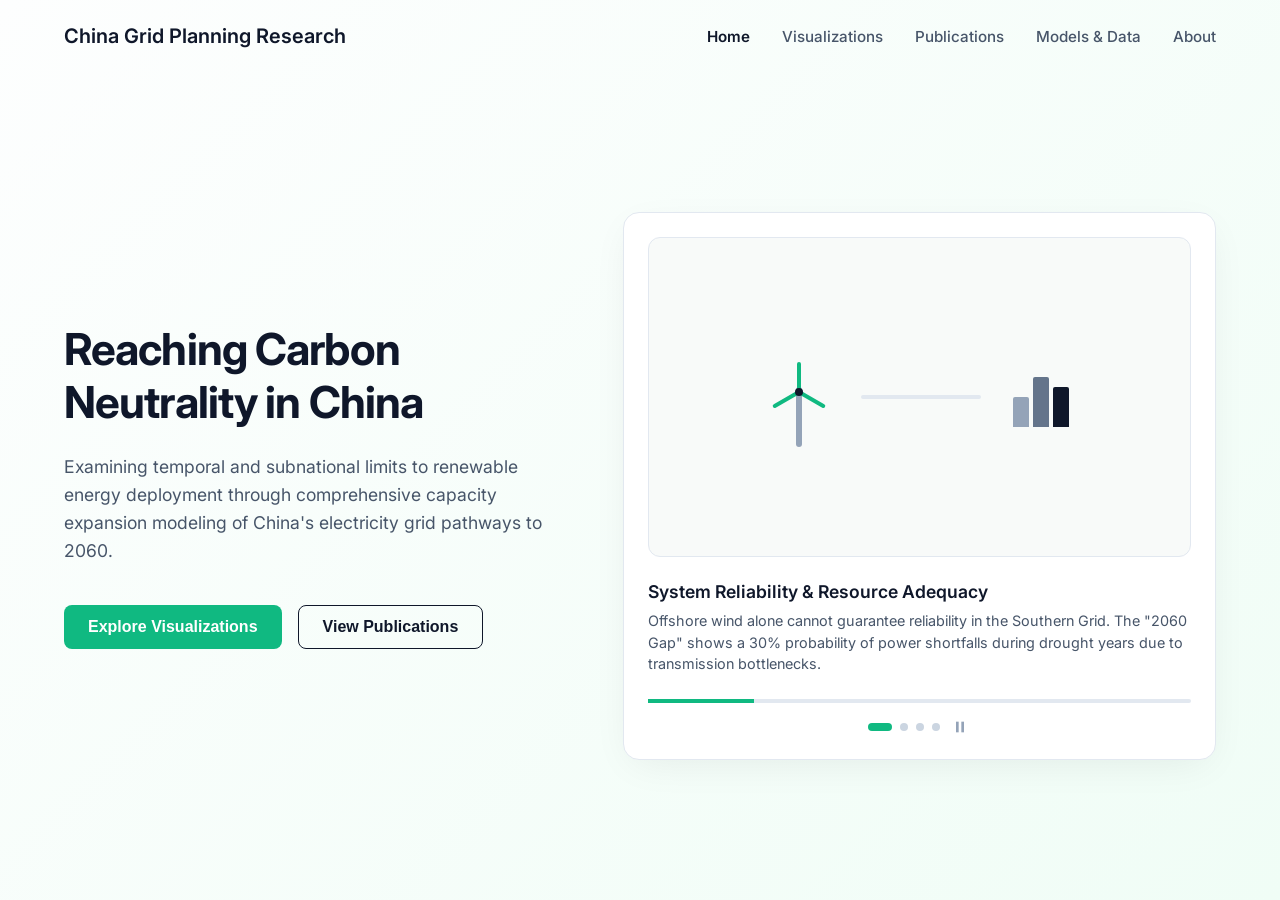
<file: index.html>
<!DOCTYPE html>
<html lang="en">

<head>
    <meta charset="UTF-8">
    <meta name="viewport" content="width=device-width, initial-scale=1.0">
    <title>China Grid Planning Research</title>
    <link rel="preconnect" href="https://fonts.googleapis.com">
    <link rel="preconnect" href="https://fonts.gstatic.com" crossorigin>
    <link href="https://fonts.googleapis.com/css2?family=Inter:wght@400;500;600;700&display=swap" rel="stylesheet">
    <link rel="stylesheet" href="styles.css">
</head>

<body>
    <header class="navbar">
        <div class="logo">China Grid Planning Research</div>
        <nav>
            <a href="#" class="active">Home</a>
            <a href="#">Visualizations</a>
            <a href="#">Publications</a>
            <a href="models-data.html">Models & Data</a>
            <a href="#">About</a>
        </nav>
    </header>

    <main class="hero">
        <div class="hero-content">
            <h1>Reaching Carbon Neutrality in China</h1>
            <p>Examining temporal and subnational limits to renewable energy deployment through comprehensive capacity
                expansion modeling of China's electricity grid pathways to 2060.</p>
            <div class="hero-buttons">
                <button class="btn-primary">Explore Visualizations</button>
                <button class="btn-secondary">View Publications</button>
            </div>
        </div>

        <div class="hero-visualization">
            <div class="viz-card">
                <div class="viz-carousel">

                    <!-- Scene 1: Reliability -->
                    <div class="viz-scene active" id="scene-0">
                        <div class="scene-layout s1-layout">
                            <!-- Wind Turbine Abstract -->
                            <div class="turbine">
                                <div class="turbine-base"></div>
                                <div class="blades-container">
                                    <div class="blade b-1"></div>
                                    <div class="blade b-2"></div>
                                    <div class="blade b-3"></div>
                                    <div class="hub"></div>
                                </div>
                            </div>
                            <!-- Power Flow with Interruption -->
                            <div class="power-line">
                                <div class="energy-packet e-1"></div>
                                <div class="energy-packet e-2 warning-packet"></div>
                                <div class="energy-packet e-3"></div>
                            </div>
                            <!-- City Node & Downfall -->
                            <div class="city-node">
                                <div class="building"></div>
                                <div class="building tall"></div>
                                <div class="building dark"></div>
                                <div class="alert-beacon"></div>
                            </div>
                        </div>
                    </div>

                    <!-- Scene 2: Targets -->
                    <div class="viz-scene" id="scene-1">
                        <div class="scene-layout s2-layout">
                            <!-- Massive Chart Growth -->
                            <div class="bar-group">
                                <div class="bar-track">
                                    <div class="bar-fill old-target"></div>
                                </div>
                                <div class="bar-track highlight">
                                    <div class="bar-fill new-target"></div>
                                </div>
                            </div>
                            <!-- Shift to generation share pie -->
                            <div class="pie-container">
                                <svg viewBox="0 0 36 36" class="circular-chart">
                                    <path class="circle-bg"
                                        d="M18 2.0845a 15.9155 15.9155 0 0 1 0 31.831a 15.9155 15.9155 0 0 1 0 -31.831" />
                                    <path class="circle-fill" stroke-dasharray="56, 100"
                                        d="M18 2.0845a 15.9155 15.9155 0 0 1 0 31.831a 15.9155 15.9155 0 0 1 0 -31.831" />
                                </svg>
                                <div class="pie-center"></div>
                            </div>
                        </div>
                    </div>

                    <!-- Scene 3: Temporal Bottleneck -->
                    <div class="viz-scene" id="scene-2">
                        <div class="scene-layout s3-layout">
                            <!-- Pressure Timeline -->
                            <div class="timeline-nodes">
                                <div class="t-node past"></div>
                                <div class="t-node past"></div>
                                <div class="t-node past"></div>
                                <div class="t-node critical">
                                    <div class="pressure-pulse p1"></div>
                                    <div class="pressure-pulse p2"></div>
                                </div>
                            </div>
                            <!-- Abstract Clock/Hourglass constraint -->
                            <div class="hourglass-abstract">
                                <div class="glass-top">
                                    <div class="sand-draining"></div>
                                </div>
                                <div class="glass-neck"></div>
                                <div class="glass-bottom">
                                    <div class="sand-filling"></div>
                                </div>
                            </div>
                        </div>
                    </div>

                    <!-- Scene 4: Geographic Constraints -->
                    <div class="viz-scene" id="scene-3">
                        <div class="scene-layout s4-layout">
                            <div class="s4-map-container">
                                <!-- Central Hub -->
                                <div class="load-hub">
                                    <div class="hub-core"></div>
                                    <div class="hub-radius r-1"></div>
                                    <div class="hub-radius r-2"></div>
                                </div>
                                                                <!-- China Map Outline Mask -->
                                <svg class="china-map-outline" viewBox="0 0 400 300" preserveAspectRatio="none">
                                    <path class="china-map-path" d="M 148.9 91.4 L 148.9 91.8 L 146.1 93.7 L 146.6 95.2 L 147.8 95.9 L 146.1 98.5 L 141.5 101.1 L 140.9 99.6 L 136.9 102.2 L 133.5 105.6 L 132.4 108.9 L 127.2 109.3 L 124.4 117.8 L 122.7 120.4 L 122.7 122.3 L 122.7 123.0 L 108.4 127.5 L 109.6 129.7 L 111.3 129.0 L 110.7 133.1 L 114.1 136.4 L 115.8 139.4 L 111.8 142.0 L 112.4 143.5 L 114.1 144.2 L 114.1 148.0 L 113.0 148.3 L 107.3 146.5 L 106.7 148.0 L 105.6 148.0 L 102.1 146.1 L 99.3 145.7 L 98.1 144.6 L 90.2 145.0 L 82.7 147.2 L 82.2 149.8 L 78.7 151.3 L 75.3 150.9 L 69.6 153.9 L 62.8 153.5 L 61.1 151.3 L 58.2 150.9 L 55.3 154.3 L 53.1 155.0 L 45.1 153.5 L 43.9 154.6 L 44.5 155.8 L 43.9 155.4 L 41.7 158.7 L 41.1 161.3 L 36.5 161.7 L 35.9 162.8 L 30.8 159.5 L 29.7 155.0 L 29.7 152.8 L 25.7 153.2 L 21.7 151.7 L 20.0 149.8 L 17.7 150.2 L 16.0 148.3 L 16.5 144.6 L 15.4 142.8 L 13.1 142.4 L 12.6 140.5 L 10.3 140.1 L 9.1 140.9 L 8.6 139.8 L 6.8 139.4 L 6.8 138.3 L 9.1 138.3 L 10.8 136.4 L 9.1 135.3 L 9.7 133.8 L 9.1 127.9 L 5.7 126.0 L 4.6 126.0 L 4.0 127.1 L 2.3 126.8 L 1.7 124.5 L 2.3 123.4 L 0.0 120.1 L 2.9 119.0 L 2.9 117.5 L 2.3 116.7 L 3.4 114.5 L 9.1 111.9 L 8.6 110.4 L 11.4 111.2 L 13.7 109.3 L 14.8 112.3 L 18.8 111.5 L 22.3 106.3 L 26.8 106.3 L 30.2 104.5 L 30.2 103.0 L 43.4 97.4 L 43.9 95.5 L 43.4 92.6 L 43.9 90.7 L 45.6 90.3 L 45.1 88.8 L 47.4 87.7 L 45.1 79.6 L 45.1 75.8 L 42.2 74.0 L 42.2 72.9 L 53.6 69.1 L 55.9 70.6 L 58.8 70.6 L 57.1 66.9 L 62.2 53.5 L 66.2 55.4 L 73.0 55.4 L 74.2 56.5 L 78.2 55.0 L 79.3 53.2 L 78.2 46.1 L 79.9 43.5 L 85.0 42.4 L 86.7 40.1 L 86.2 39.0 L 86.7 37.5 L 93.0 37.2 L 93.6 38.7 L 92.4 39.4 L 94.7 40.9 L 94.2 42.0 L 97.6 43.9 L 98.7 45.7 L 101.6 47.2 L 104.4 46.8 L 105.6 48.3 L 107.8 48.3 L 109.6 49.8 L 110.7 53.5 L 113.0 55.8 L 114.1 59.1 L 113.0 61.3 L 114.1 63.9 L 111.8 66.2 L 111.8 68.0 L 113.0 70.6 L 117.5 71.7 L 130.1 72.9 L 138.1 78.1 L 142.1 78.4 L 142.1 80.7 L 143.2 81.8 L 145.5 87.4 L 148.4 90.0 L 148.9 91.4 Z M 35.9 162.8 L 36.5 161.7 L 41.1 161.3 L 41.7 158.7 L 43.9 155.4 L 44.5 155.8 L 43.9 154.6 L 45.1 153.5 L 53.1 155.0 L 55.3 154.3 L 58.2 150.9 L 61.1 151.3 L 62.8 153.5 L 69.6 153.9 L 75.3 150.9 L 78.7 151.3 L 82.2 149.8 L 82.7 147.2 L 90.2 145.0 L 98.1 144.6 L 99.3 145.7 L 102.1 146.1 L 105.6 148.0 L 103.3 148.3 L 103.9 149.4 L 105.6 150.6 L 105.6 153.5 L 103.9 153.9 L 103.9 155.0 L 104.4 158.0 L 106.1 158.4 L 105.6 159.9 L 106.1 162.5 L 105.0 165.4 L 107.8 169.9 L 111.8 172.9 L 116.4 172.9 L 119.8 175.5 L 121.5 175.5 L 122.1 176.2 L 126.7 176.2 L 130.1 178.4 L 131.8 177.7 L 134.1 178.8 L 137.5 177.3 L 140.9 178.8 L 139.8 179.9 L 140.9 179.6 L 141.5 180.7 L 142.1 181.0 L 142.1 182.5 L 142.7 184.0 L 144.9 185.1 L 146.1 184.0 L 147.2 185.9 L 147.8 182.9 L 149.5 184.8 L 151.8 185.1 L 151.2 182.5 L 154.6 181.8 L 155.2 177.7 L 157.5 178.1 L 160.3 179.6 L 162.1 183.6 L 164.9 187.4 L 163.2 189.2 L 165.5 192.9 L 166.6 205.6 L 165.5 206.7 L 165.5 209.3 L 164.3 208.9 L 164.3 207.8 L 163.8 208.6 L 163.2 211.9 L 164.3 213.4 L 163.8 214.5 L 161.5 215.2 L 160.9 213.0 L 160.3 215.2 L 156.3 211.9 L 154.6 215.6 L 155.2 217.1 L 152.9 218.6 L 149.5 215.2 L 144.4 214.1 L 142.1 215.2 L 141.5 216.7 L 134.7 220.1 L 132.4 224.5 L 130.7 225.3 L 121.0 226.0 L 120.4 220.8 L 117.5 220.1 L 117.5 217.1 L 116.4 216.0 L 114.1 217.5 L 111.8 215.6 L 106.1 214.5 L 105.0 214.9 L 101.6 219.7 L 101.6 221.9 L 101.0 223.0 L 99.3 221.2 L 99.9 216.4 L 98.7 215.2 L 95.3 217.1 L 93.6 216.7 L 92.4 217.8 L 88.4 217.8 L 86.2 215.2 L 85.0 215.2 L 84.5 217.1 L 82.2 215.2 L 81.6 217.1 L 79.3 213.4 L 78.7 214.1 L 75.9 213.4 L 75.9 210.8 L 74.2 211.5 L 71.3 210.0 L 70.2 208.9 L 69.6 205.9 L 69.0 205.6 L 65.6 206.3 L 63.3 203.0 L 56.5 198.9 L 55.9 196.7 L 51.4 196.3 L 50.2 199.3 L 49.1 197.4 L 42.8 194.4 L 40.5 191.4 L 35.9 190.3 L 34.2 188.1 L 34.8 185.9 L 33.7 184.0 L 34.2 183.3 L 32.5 181.4 L 32.0 178.1 L 34.2 176.6 L 35.4 179.6 L 37.7 177.7 L 36.5 172.5 L 33.7 168.4 L 33.7 164.7 L 35.4 164.3 L 35.9 162.8 Z M 154.1 91.1 L 168.9 92.9 L 177.5 92.2 L 183.7 93.7 L 185.4 95.9 L 190.0 96.7 L 194.0 98.9 L 197.4 99.6 L 201.4 98.9 L 201.4 100.7 L 204.9 101.5 L 209.4 98.5 L 220.3 94.1 L 233.4 94.1 L 239.7 91.4 L 243.7 86.6 L 249.9 83.6 L 249.9 82.5 L 246.5 77.7 L 248.8 72.5 L 249.9 71.7 L 260.8 74.7 L 264.2 72.9 L 266.5 69.1 L 273.9 68.8 L 277.3 66.5 L 277.9 64.3 L 279.6 61.7 L 284.7 61.0 L 285.3 59.1 L 287.6 59.5 L 291.0 57.6 L 293.9 58.0 L 295.0 57.6 L 296.1 58.4 L 300.1 58.7 L 301.9 58.0 L 300.1 53.9 L 292.2 47.2 L 288.2 46.8 L 284.7 49.8 L 281.3 48.0 L 277.3 48.3 L 275.6 49.8 L 273.3 48.0 L 272.8 45.7 L 275.0 45.0 L 275.0 42.4 L 280.7 31.6 L 287.6 34.2 L 292.7 30.9 L 297.3 29.4 L 297.9 27.5 L 296.7 27.1 L 299.0 23.8 L 299.0 22.7 L 300.1 21.2 L 303.0 16.0 L 306.4 13.8 L 307.0 12.3 L 307.0 11.2 L 305.8 10.4 L 306.4 8.9 L 304.7 7.8 L 302.4 8.2 L 302.4 7.1 L 307.6 2.6 L 311.6 1.9 L 313.8 4.5 L 309.8 8.5 L 312.7 9.7 L 313.3 10.8 L 315.0 10.8 L 316.1 8.9 L 319.5 11.2 L 319.0 12.6 L 321.3 19.0 L 323.5 19.7 L 325.8 18.6 L 330.4 19.3 L 331.5 18.6 L 333.8 18.6 L 335.0 16.4 L 336.7 16.4 L 341.2 21.6 L 339.5 23.8 L 339.5 25.7 L 336.7 29.0 L 335.5 31.6 L 336.1 37.2 L 333.2 37.5 L 331.0 46.1 L 329.8 42.8 L 317.8 52.4 L 321.8 58.0 L 324.1 56.5 L 324.1 55.8 L 324.7 55.8 L 325.2 56.9 L 325.2 56.5 L 325.2 58.4 L 321.8 59.1 L 323.0 62.1 L 320.1 63.9 L 319.5 66.5 L 317.8 65.1 L 316.7 65.8 L 313.8 63.9 L 313.3 66.2 L 314.4 66.5 L 316.7 70.3 L 315.5 73.6 L 317.3 78.8 L 322.4 77.0 L 324.7 83.3 L 323.5 85.1 L 325.8 86.2 L 325.2 89.2 L 323.5 89.6 L 322.4 91.1 L 320.1 91.8 L 317.3 90.7 L 317.3 92.2 L 315.0 91.8 L 313.3 94.1 L 311.6 93.7 L 305.3 97.0 L 303.0 100.4 L 301.3 96.3 L 299.0 94.8 L 297.9 95.5 L 297.3 100.4 L 298.4 101.1 L 297.3 103.7 L 291.6 103.7 L 289.9 100.0 L 291.0 99.6 L 291.0 97.0 L 289.9 97.4 L 288.7 95.9 L 289.3 94.4 L 287.6 92.6 L 285.9 92.9 L 284.7 94.1 L 281.9 94.4 L 281.3 97.8 L 277.9 97.8 L 276.2 99.6 L 275.6 98.5 L 271.0 101.5 L 269.3 101.1 L 268.8 97.0 L 266.5 96.7 L 264.2 99.6 L 264.8 101.5 L 262.5 102.6 L 263.1 104.5 L 262.5 105.2 L 263.6 108.6 L 263.6 110.4 L 261.9 110.4 L 260.2 111.9 L 257.9 111.5 L 255.1 113.4 L 252.2 112.6 L 249.9 118.2 L 246.5 117.8 L 245.9 119.7 L 244.2 120.1 L 244.2 118.2 L 241.4 120.8 L 237.9 119.3 L 238.5 120.8 L 236.2 121.2 L 236.8 121.9 L 230.5 129.0 L 231.1 131.6 L 230.0 132.0 L 229.4 131.6 L 228.8 134.2 L 225.4 134.9 L 222.0 132.7 L 219.7 130.9 L 216.3 130.1 L 214.6 129.0 L 217.4 123.4 L 216.3 120.1 L 213.4 120.8 L 210.6 125.7 L 210.0 133.5 L 200.3 136.4 L 194.6 133.1 L 194.0 131.6 L 195.1 130.5 L 194.6 128.6 L 199.7 123.4 L 198.6 119.7 L 194.0 120.4 L 191.7 122.3 L 188.3 121.2 L 184.3 122.3 L 185.4 124.2 L 183.7 126.0 L 180.9 125.3 L 180.3 123.0 L 178.6 123.8 L 177.5 119.7 L 175.7 119.7 L 172.3 116.7 L 168.9 116.0 L 172.9 112.6 L 173.5 109.3 L 171.8 106.3 L 167.2 107.4 L 166.0 108.9 L 165.5 108.2 L 164.3 109.7 L 162.6 108.6 L 163.2 109.3 L 161.5 110.0 L 161.5 107.1 L 155.8 102.2 L 158.1 101.1 L 158.1 100.0 L 154.1 91.1 Z M 105.6 148.0 L 106.7 148.0 L 107.3 146.5 L 113.0 148.3 L 114.1 148.0 L 114.1 144.2 L 112.4 143.5 L 111.8 142.0 L 115.8 139.4 L 114.1 136.4 L 110.7 133.1 L 111.3 129.0 L 109.6 129.7 L 108.4 127.5 L 122.7 123.0 L 122.7 122.3 L 127.8 121.6 L 127.8 123.4 L 131.2 123.8 L 132.4 125.7 L 135.2 125.3 L 136.9 128.6 L 139.8 128.3 L 142.7 129.4 L 144.4 128.6 L 147.8 130.9 L 148.9 129.7 L 150.6 130.1 L 150.6 127.9 L 153.5 126.8 L 152.9 121.6 L 160.3 124.9 L 161.5 123.0 L 163.2 123.8 L 164.3 122.7 L 166.6 123.8 L 171.2 128.6 L 173.5 129.4 L 172.3 127.9 L 172.9 127.5 L 175.2 129.4 L 176.9 129.7 L 179.7 133.1 L 182.0 132.7 L 183.7 134.9 L 184.9 134.2 L 186.0 136.4 L 188.9 138.7 L 188.3 140.5 L 189.4 141.6 L 188.9 142.4 L 190.6 145.7 L 191.7 146.5 L 191.2 148.0 L 191.2 149.4 L 189.4 150.6 L 190.6 152.0 L 188.3 152.0 L 187.2 153.5 L 187.7 155.4 L 184.9 158.4 L 184.9 160.2 L 186.6 162.1 L 186.0 163.2 L 183.2 164.7 L 178.6 162.5 L 177.5 163.2 L 180.3 168.4 L 182.0 168.0 L 182.6 169.5 L 183.7 169.5 L 183.2 171.4 L 183.7 172.1 L 182.6 172.9 L 179.7 172.1 L 180.3 176.6 L 176.9 177.0 L 176.9 178.1 L 174.6 176.2 L 172.9 177.0 L 172.9 175.1 L 171.2 174.0 L 170.6 176.2 L 167.2 174.7 L 167.2 173.6 L 164.9 172.5 L 162.1 165.1 L 158.1 163.9 L 156.9 164.7 L 157.5 166.2 L 155.2 166.5 L 155.8 169.1 L 157.5 170.6 L 155.2 175.1 L 155.8 176.6 L 157.5 178.1 L 155.2 177.7 L 154.6 181.8 L 151.2 182.5 L 151.8 185.1 L 149.5 184.8 L 147.8 182.9 L 147.2 185.9 L 146.1 184.0 L 144.9 185.1 L 142.7 184.0 L 142.1 182.5 L 142.1 181.0 L 141.5 180.7 L 140.9 179.6 L 139.8 179.9 L 140.9 178.8 L 137.5 177.3 L 134.1 178.8 L 131.8 177.7 L 130.1 178.4 L 126.7 176.2 L 122.1 176.2 L 121.5 175.5 L 119.8 175.5 L 116.4 172.9 L 111.8 172.9 L 107.8 169.9 L 105.0 165.4 L 106.1 162.5 L 105.6 159.9 L 106.1 158.4 L 104.4 158.0 L 103.9 155.0 L 103.9 153.9 L 105.6 153.5 L 105.6 150.6 L 103.9 149.4 L 103.3 148.3 L 105.6 148.0 Z M 183.7 169.5 L 184.3 169.1 L 184.9 170.3 L 184.3 173.2 L 188.3 170.3 L 186.6 166.2 L 191.2 162.8 L 192.3 163.9 L 192.9 167.3 L 199.1 168.8 L 199.7 170.6 L 200.9 171.4 L 200.3 172.1 L 200.9 173.6 L 200.3 175.1 L 200.9 176.2 L 206.0 177.3 L 207.1 176.2 L 207.1 175.1 L 207.7 174.7 L 208.3 176.2 L 211.7 175.1 L 211.7 176.2 L 213.4 177.0 L 218.0 176.6 L 218.5 178.4 L 219.1 178.8 L 220.3 178.1 L 224.3 181.0 L 226.0 180.3 L 227.7 180.7 L 226.5 181.0 L 226.0 183.3 L 227.7 185.1 L 225.4 186.6 L 223.7 192.2 L 220.8 192.2 L 220.3 192.9 L 220.8 194.1 L 218.0 199.3 L 216.3 199.3 L 215.1 196.7 L 212.8 197.8 L 210.0 195.5 L 208.8 197.0 L 208.3 198.5 L 209.4 200.4 L 206.6 203.3 L 207.7 205.2 L 209.4 205.6 L 210.0 208.2 L 212.8 208.9 L 213.4 211.9 L 211.1 210.0 L 208.8 212.6 L 210.6 215.2 L 212.3 215.2 L 213.4 217.8 L 208.8 219.3 L 208.3 218.2 L 206.6 218.6 L 206.0 216.4 L 204.9 215.6 L 203.7 217.1 L 200.9 216.7 L 200.3 216.0 L 200.9 215.2 L 200.9 214.1 L 199.7 212.6 L 200.9 211.2 L 197.4 210.8 L 196.9 213.8 L 194.6 215.2 L 194.6 218.2 L 191.2 222.3 L 191.7 230.1 L 189.4 231.6 L 188.9 230.1 L 186.0 232.3 L 184.3 232.7 L 182.6 231.2 L 183.2 230.1 L 181.5 228.3 L 181.5 226.4 L 181.5 227.1 L 179.7 224.5 L 179.7 223.4 L 176.9 217.5 L 174.6 217.8 L 174.0 218.6 L 172.3 215.2 L 173.5 213.4 L 170.0 209.3 L 168.3 211.9 L 168.3 214.9 L 167.2 213.8 L 166.6 205.6 L 165.5 192.9 L 163.2 189.2 L 164.9 187.4 L 162.1 183.6 L 160.3 179.6 L 157.5 178.1 L 155.8 176.6 L 155.2 175.1 L 157.5 170.6 L 155.8 169.1 L 155.2 166.5 L 157.5 166.2 L 156.9 164.7 L 158.1 163.9 L 162.1 165.1 L 164.9 172.5 L 167.2 173.6 L 167.2 174.7 L 170.6 176.2 L 171.2 174.0 L 172.9 175.1 L 172.9 177.0 L 174.6 176.2 L 176.9 178.1 L 176.9 177.0 L 180.3 176.6 L 179.7 172.1 L 182.6 172.9 L 183.7 172.1 L 183.2 171.4 L 183.7 169.5 Z M 311.6 1.9 L 325.8 0.0 L 333.8 4.1 L 335.0 3.0 L 338.4 4.1 L 338.9 5.6 L 341.8 6.7 L 341.2 8.2 L 342.4 8.9 L 343.5 10.8 L 343.5 11.5 L 344.7 11.9 L 344.1 13.8 L 346.9 18.6 L 346.4 19.3 L 347.5 19.0 L 346.9 20.8 L 349.2 23.8 L 349.8 27.9 L 351.5 28.3 L 350.9 31.2 L 352.6 33.5 L 358.9 33.8 L 361.2 35.7 L 363.5 34.9 L 368.6 39.8 L 371.5 39.8 L 370.3 41.6 L 372.6 44.6 L 371.5 46.1 L 373.8 49.8 L 383.5 49.4 L 384.0 47.6 L 386.9 46.1 L 389.7 46.1 L 394.3 43.9 L 400.0 43.5 L 397.7 45.0 L 396.6 47.2 L 397.7 49.8 L 396.6 51.7 L 395.4 51.7 L 394.3 53.2 L 394.3 54.3 L 392.0 59.5 L 392.6 61.7 L 389.7 65.4 L 389.2 67.7 L 388.0 68.0 L 386.9 71.4 L 385.7 72.1 L 379.5 69.5 L 377.2 72.1 L 373.8 73.6 L 375.5 80.3 L 374.9 83.3 L 375.5 85.5 L 372.6 85.9 L 370.3 84.0 L 369.2 81.0 L 366.9 82.2 L 366.3 80.7 L 365.8 81.8 L 362.3 82.5 L 361.8 84.4 L 359.5 84.8 L 357.2 79.6 L 356.6 77.0 L 354.4 78.1 L 354.4 79.9 L 352.1 79.9 L 350.9 75.8 L 348.1 75.8 L 347.5 74.3 L 348.1 72.5 L 346.9 71.4 L 344.7 70.3 L 341.2 71.0 L 339.5 69.9 L 338.9 68.0 L 335.0 69.1 L 333.8 68.0 L 330.4 68.8 L 328.1 66.2 L 327.5 62.1 L 323.0 62.1 L 321.8 59.1 L 325.2 58.4 L 325.2 56.5 L 325.2 56.9 L 324.7 55.8 L 324.1 55.8 L 324.1 56.5 L 321.8 58.0 L 317.8 52.4 L 329.8 42.8 L 331.0 46.1 L 333.2 37.5 L 336.1 37.2 L 335.5 31.6 L 336.7 29.0 L 339.5 25.7 L 339.5 23.8 L 341.2 21.6 L 336.7 16.4 L 335.0 16.4 L 333.8 18.6 L 331.5 18.6 L 330.4 19.3 L 325.8 18.6 L 323.5 19.7 L 321.3 19.0 L 319.0 12.6 L 319.5 11.2 L 316.1 8.9 L 315.0 10.8 L 313.3 10.8 L 312.7 9.7 L 309.8 8.5 L 313.8 4.5 L 311.6 1.9 Z M 148.9 91.8 L 154.1 91.1 L 158.1 100.0 L 158.1 101.1 L 155.8 102.2 L 161.5 107.1 L 161.5 110.0 L 163.2 109.3 L 162.6 108.6 L 164.3 109.7 L 165.5 108.2 L 166.0 108.9 L 167.2 107.4 L 171.8 106.3 L 173.5 109.3 L 172.9 112.6 L 168.9 116.0 L 172.3 116.7 L 175.7 119.7 L 177.5 119.7 L 178.6 123.8 L 180.3 123.0 L 180.9 125.3 L 183.7 126.0 L 185.4 124.2 L 184.3 122.3 L 188.3 121.2 L 191.7 122.3 L 194.0 120.4 L 198.6 119.7 L 199.7 123.4 L 194.6 128.6 L 195.1 130.5 L 194.0 131.6 L 194.6 133.1 L 200.3 136.4 L 202.0 136.4 L 202.0 138.3 L 203.7 138.3 L 206.6 141.6 L 206.0 142.8 L 207.7 147.6 L 206.6 148.7 L 207.1 150.6 L 209.4 150.9 L 210.0 152.4 L 211.1 153.2 L 210.6 153.5 L 211.1 153.5 L 211.7 153.9 L 212.8 153.5 L 213.4 155.0 L 214.6 154.3 L 214.0 151.3 L 215.7 151.3 L 217.4 150.2 L 216.8 147.6 L 214.6 146.5 L 214.6 144.6 L 214.0 143.9 L 215.1 142.0 L 215.1 139.4 L 219.7 139.4 L 219.7 140.9 L 228.8 145.7 L 228.2 148.7 L 227.7 149.8 L 228.2 152.4 L 227.7 154.6 L 222.5 154.6 L 222.5 156.1 L 223.1 156.9 L 222.0 157.6 L 219.1 158.0 L 217.4 156.5 L 215.1 156.5 L 214.6 159.1 L 213.4 160.6 L 215.7 162.8 L 214.6 163.2 L 215.1 164.3 L 214.0 166.2 L 214.6 169.5 L 211.1 168.8 L 209.4 170.6 L 211.1 172.5 L 210.6 174.0 L 207.7 174.7 L 207.1 175.1 L 207.1 176.2 L 206.0 177.3 L 200.9 176.2 L 200.3 175.1 L 200.9 173.6 L 200.3 172.1 L 200.9 171.4 L 199.7 170.6 L 199.1 168.8 L 192.9 167.3 L 192.3 163.9 L 191.2 162.8 L 186.6 166.2 L 188.3 170.3 L 184.3 173.2 L 184.9 170.3 L 184.3 169.1 L 183.7 169.5 L 182.6 169.5 L 182.0 168.0 L 180.3 168.4 L 177.5 163.2 L 178.6 162.5 L 183.2 164.7 L 186.0 163.2 L 186.6 162.1 L 184.9 160.2 L 184.9 158.4 L 187.7 155.4 L 187.2 153.5 L 188.3 152.0 L 190.6 152.0 L 189.4 150.6 L 191.2 149.4 L 191.2 148.0 L 191.7 146.5 L 190.6 145.7 L 188.9 142.4 L 189.4 141.6 L 188.3 140.5 L 188.9 138.7 L 186.0 136.4 L 184.9 134.2 L 183.7 134.9 L 182.0 132.7 L 179.7 133.1 L 176.9 129.7 L 175.2 129.4 L 172.9 127.5 L 172.3 127.9 L 173.5 129.4 L 171.2 128.6 L 166.6 123.8 L 164.3 122.7 L 163.2 123.8 L 161.5 123.0 L 160.3 124.9 L 152.9 121.6 L 153.5 126.8 L 150.6 127.9 L 150.6 130.1 L 148.9 129.7 L 147.8 130.9 L 144.4 128.6 L 142.7 129.4 L 139.8 128.3 L 136.9 128.6 L 135.2 125.3 L 132.4 125.7 L 131.2 123.8 L 127.8 123.4 L 127.8 121.6 L 122.7 122.3 L 122.7 120.4 L 124.4 117.8 L 127.2 109.3 L 132.4 108.9 L 133.5 105.6 L 136.9 102.2 L 140.9 99.6 L 141.5 101.1 L 146.1 98.5 L 147.8 95.9 L 146.6 95.2 L 146.1 93.7 L 148.9 91.8 Z M 160.3 215.2 L 160.9 213.0 L 161.5 215.2 L 163.8 214.5 L 164.3 213.4 L 163.2 211.9 L 163.8 208.6 L 164.3 207.8 L 164.3 208.9 L 165.5 209.3 L 165.5 206.7 L 166.6 205.6 L 167.2 213.8 L 168.3 214.9 L 168.3 211.9 L 170.0 209.3 L 173.5 213.4 L 172.3 215.2 L 174.0 218.6 L 174.6 217.8 L 176.9 217.5 L 179.7 223.4 L 179.7 224.5 L 181.5 227.1 L 181.5 226.4 L 181.5 228.3 L 183.2 230.1 L 182.6 231.2 L 184.3 232.7 L 186.0 232.3 L 188.9 230.1 L 189.4 231.6 L 191.7 230.1 L 191.2 222.3 L 194.6 218.2 L 194.6 215.2 L 196.9 213.8 L 197.4 210.8 L 200.9 211.2 L 199.7 212.6 L 200.9 214.1 L 200.9 215.2 L 200.3 216.0 L 200.9 216.7 L 203.7 217.1 L 204.9 215.6 L 206.0 216.4 L 206.6 218.6 L 206.0 221.6 L 202.0 221.9 L 200.9 220.8 L 199.1 222.7 L 197.4 221.2 L 195.7 224.5 L 196.3 224.9 L 196.3 226.8 L 197.4 228.6 L 200.9 227.5 L 202.6 229.7 L 200.3 235.7 L 203.7 239.8 L 202.0 241.3 L 202.6 242.0 L 201.4 243.9 L 202.6 247.2 L 203.1 246.1 L 204.9 246.5 L 206.0 249.4 L 207.7 249.8 L 208.3 249.1 L 211.1 249.1 L 212.3 251.7 L 212.3 253.9 L 208.8 255.0 L 208.3 256.9 L 206.6 255.4 L 203.7 257.2 L 203.1 259.9 L 200.3 261.3 L 199.1 260.2 L 198.0 262.5 L 195.7 260.6 L 195.1 262.1 L 194.0 260.2 L 192.3 263.2 L 188.3 260.6 L 187.2 263.6 L 184.3 263.9 L 183.7 262.8 L 182.6 265.4 L 184.3 270.3 L 183.7 274.3 L 182.6 273.6 L 180.3 274.0 L 179.7 269.1 L 176.3 271.7 L 172.9 271.4 L 171.8 266.5 L 167.2 265.8 L 168.3 262.1 L 167.8 261.0 L 168.9 258.0 L 164.9 256.9 L 163.8 250.6 L 164.9 249.1 L 160.3 249.4 L 157.5 251.3 L 156.3 250.9 L 157.5 249.1 L 156.9 246.5 L 156.3 246.5 L 156.3 243.9 L 157.5 243.1 L 158.1 239.4 L 160.3 238.3 L 160.3 236.4 L 161.5 236.8 L 162.6 234.6 L 163.8 234.2 L 163.2 232.7 L 163.8 232.0 L 164.3 228.3 L 163.8 220.4 L 162.6 219.3 L 161.5 220.4 L 160.3 215.2 Z M 201.4 243.9 L 202.6 245.0 L 206.0 242.0 L 211.1 244.6 L 212.3 243.5 L 212.3 242.0 L 216.8 240.1 L 218.0 239.4 L 217.4 237.5 L 219.1 236.4 L 220.8 239.8 L 222.5 239.8 L 223.1 240.5 L 224.8 239.8 L 225.4 237.9 L 226.5 237.2 L 228.2 239.0 L 228.2 236.8 L 231.1 237.2 L 230.5 235.3 L 232.8 235.7 L 234.0 233.1 L 235.7 234.2 L 236.8 231.6 L 238.5 233.5 L 240.8 230.5 L 244.8 230.5 L 245.4 231.2 L 245.4 234.2 L 246.5 234.6 L 243.7 241.6 L 244.2 242.0 L 245.9 240.5 L 247.1 244.6 L 248.2 243.5 L 250.5 243.9 L 249.4 244.6 L 250.5 247.2 L 249.4 248.3 L 249.4 250.2 L 248.8 251.7 L 247.6 251.7 L 247.6 252.8 L 245.9 254.6 L 246.5 258.4 L 245.4 260.2 L 241.9 262.5 L 241.9 264.7 L 241.4 265.8 L 239.1 265.8 L 239.1 268.0 L 236.8 268.4 L 236.2 269.9 L 235.7 270.3 L 235.7 272.1 L 234.5 271.7 L 231.7 272.5 L 232.2 276.6 L 231.1 275.8 L 231.1 271.0 L 228.8 271.0 L 228.2 269.9 L 226.0 271.4 L 223.1 270.3 L 220.3 270.3 L 218.0 268.8 L 218.0 267.7 L 215.7 266.9 L 215.1 263.6 L 216.3 260.6 L 215.7 259.5 L 210.6 259.1 L 208.3 258.0 L 208.3 256.9 L 208.8 255.0 L 212.3 253.9 L 212.3 251.7 L 211.1 249.1 L 208.3 249.1 L 207.7 249.8 L 206.0 249.4 L 204.9 246.5 L 203.1 246.1 L 202.6 247.2 L 201.4 243.9 Z M 232.2 212.3 L 232.2 206.7 L 234.0 202.6 L 235.1 202.6 L 235.7 201.5 L 240.2 202.2 L 241.4 201.5 L 240.2 199.3 L 242.5 198.1 L 248.8 200.0 L 251.6 203.3 L 253.4 202.6 L 254.5 203.0 L 256.2 201.1 L 256.8 201.5 L 256.2 203.7 L 256.8 204.1 L 260.2 200.7 L 260.2 201.9 L 261.3 203.0 L 260.8 205.2 L 261.3 207.1 L 262.5 207.4 L 264.2 209.3 L 263.6 211.5 L 264.8 213.4 L 261.3 216.7 L 260.8 219.7 L 260.8 221.6 L 261.9 222.3 L 261.3 223.8 L 262.5 225.3 L 262.5 227.9 L 263.6 228.3 L 263.1 231.6 L 264.8 232.0 L 263.1 232.7 L 262.5 237.9 L 260.8 239.0 L 257.9 237.2 L 255.6 238.7 L 256.8 239.8 L 256.8 242.0 L 255.6 242.4 L 253.9 240.5 L 251.6 240.1 L 251.1 242.8 L 250.5 243.9 L 248.2 243.5 L 247.1 244.6 L 245.9 240.5 L 244.2 242.0 L 243.7 241.6 L 246.5 234.6 L 245.4 234.2 L 245.4 231.2 L 244.8 230.5 L 240.8 230.5 L 238.5 233.5 L 236.8 231.6 L 235.7 234.2 L 234.0 233.1 L 233.4 230.9 L 232.2 230.5 L 233.4 228.3 L 232.8 227.1 L 234.0 226.4 L 234.0 224.5 L 232.8 223.4 L 230.0 224.5 L 229.4 223.8 L 233.4 219.7 L 232.8 217.1 L 232.8 214.1 L 232.2 212.3 Z M 207.7 174.7 L 210.6 174.0 L 211.1 172.5 L 209.4 170.6 L 211.1 168.8 L 214.6 169.5 L 214.0 166.2 L 215.1 164.3 L 214.6 163.2 L 215.7 162.8 L 213.4 160.6 L 214.6 159.1 L 215.1 156.5 L 217.4 156.5 L 219.1 158.0 L 222.0 157.6 L 223.1 156.9 L 222.5 156.1 L 222.5 154.6 L 227.7 154.6 L 228.2 152.4 L 227.7 149.8 L 228.2 148.7 L 228.8 145.7 L 219.7 140.9 L 219.7 139.4 L 219.7 134.9 L 222.0 132.7 L 225.4 134.9 L 228.8 134.2 L 229.4 131.6 L 230.0 132.0 L 231.1 131.6 L 230.5 129.0 L 236.8 121.9 L 236.2 121.2 L 238.5 120.8 L 237.9 119.3 L 241.4 120.8 L 244.2 118.2 L 244.2 120.1 L 244.8 121.2 L 243.1 125.7 L 242.5 127.5 L 240.2 130.1 L 240.2 132.0 L 242.5 134.6 L 239.7 140.1 L 240.2 147.6 L 240.8 151.7 L 238.5 158.0 L 238.5 159.9 L 239.7 160.6 L 240.2 163.6 L 241.4 164.3 L 241.4 166.9 L 243.7 169.5 L 243.7 171.7 L 241.9 172.9 L 240.8 171.7 L 239.1 172.5 L 234.5 171.7 L 233.4 172.9 L 235.7 173.6 L 235.7 174.7 L 237.9 176.2 L 237.9 177.3 L 235.1 177.3 L 234.0 178.8 L 234.5 184.8 L 232.2 184.8 L 231.1 182.9 L 227.7 180.7 L 226.0 180.3 L 224.3 181.0 L 220.3 178.1 L 219.1 178.8 L 218.5 178.4 L 218.0 176.6 L 213.4 177.0 L 211.7 176.2 L 211.7 175.1 L 208.3 176.2 L 207.7 174.7 Z M 235.7 272.1 L 235.7 270.3 L 236.2 269.9 L 236.8 268.4 L 239.1 268.0 L 239.1 265.8 L 241.4 265.8 L 241.9 264.7 L 241.9 262.5 L 245.4 260.2 L 246.5 258.4 L 245.9 254.6 L 247.6 252.8 L 247.6 251.7 L 248.8 251.7 L 249.4 250.2 L 249.4 248.3 L 250.5 247.2 L 249.4 244.6 L 250.5 243.9 L 251.1 242.8 L 251.6 240.1 L 253.9 240.5 L 255.6 242.4 L 256.8 242.0 L 256.8 239.8 L 255.6 238.7 L 257.9 237.2 L 260.8 239.0 L 262.5 237.9 L 263.1 239.4 L 267.0 238.3 L 268.2 239.4 L 267.6 240.5 L 265.9 242.0 L 264.2 244.2 L 265.9 245.7 L 272.2 243.5 L 275.0 245.4 L 274.5 243.5 L 275.6 242.4 L 277.9 243.5 L 278.5 242.8 L 279.6 245.0 L 280.7 244.6 L 282.5 248.7 L 282.5 250.9 L 283.6 253.9 L 284.7 256.5 L 281.9 255.4 L 280.2 257.6 L 279.6 259.9 L 275.6 261.0 L 273.9 260.6 L 273.3 261.7 L 269.9 261.3 L 267.0 263.9 L 265.3 262.5 L 263.1 262.8 L 261.9 265.4 L 265.3 265.8 L 265.9 266.9 L 263.6 267.7 L 263.1 268.8 L 260.2 266.9 L 257.3 268.4 L 256.2 270.6 L 252.8 271.7 L 251.6 271.0 L 247.1 271.4 L 245.4 272.5 L 241.9 272.5 L 241.4 273.6 L 241.9 276.2 L 240.2 276.6 L 241.4 281.8 L 240.8 281.8 L 239.7 282.9 L 237.4 282.9 L 236.2 282.9 L 236.2 281.4 L 234.5 276.2 L 235.7 272.1 L 235.7 272.1 Z M 260.5 265.7 L 260.6 266.0 L 260.2 266.1 L 260.1 265.3 L 260.3 265.3 L 260.5 265.7 Z M 323.0 62.1 L 327.5 62.1 L 328.1 66.2 L 330.4 68.8 L 333.8 68.0 L 335.0 69.1 L 338.9 68.0 L 339.5 69.9 L 341.2 71.0 L 344.7 70.3 L 346.9 71.4 L 348.1 72.5 L 347.5 74.3 L 348.1 75.8 L 350.9 75.8 L 352.1 79.9 L 354.4 79.9 L 354.4 78.1 L 356.6 77.0 L 357.2 79.6 L 359.5 84.8 L 361.8 84.4 L 362.3 82.5 L 365.8 81.8 L 366.3 80.7 L 366.9 82.2 L 369.2 81.0 L 370.3 84.0 L 372.6 85.9 L 375.5 85.5 L 375.5 86.6 L 374.3 90.0 L 369.8 91.8 L 370.9 92.2 L 370.9 94.1 L 368.6 91.4 L 368.6 90.3 L 368.0 89.6 L 366.3 89.2 L 365.2 93.7 L 362.9 94.1 L 360.1 97.8 L 354.4 97.8 L 356.1 101.5 L 354.9 103.3 L 348.1 101.9 L 348.6 101.5 L 346.9 99.6 L 345.2 100.7 L 344.1 103.0 L 341.8 106.7 L 338.9 107.4 L 338.4 107.1 L 339.5 104.5 L 336.7 100.7 L 336.7 98.1 L 337.2 97.0 L 336.7 96.7 L 333.8 91.1 L 333.8 88.8 L 332.7 88.8 L 331.0 90.7 L 329.8 87.4 L 327.0 85.5 L 325.8 86.2 L 323.5 85.1 L 324.7 83.3 L 322.4 77.0 L 317.3 78.8 L 315.5 73.6 L 316.7 70.3 L 314.4 66.5 L 313.3 66.2 L 313.8 63.9 L 316.7 65.8 L 317.8 65.1 L 319.5 66.5 L 320.1 63.9 L 323.0 62.1 Z M 266.5 119.0 L 265.3 116.0 L 263.1 114.9 L 266.5 111.9 L 265.3 111.5 L 264.8 109.7 L 263.6 108.6 L 262.5 105.2 L 263.1 104.5 L 262.5 102.6 L 264.8 101.5 L 264.2 99.6 L 266.5 96.7 L 268.8 97.0 L 269.3 101.1 L 271.0 101.5 L 275.6 98.5 L 276.2 99.6 L 277.9 97.8 L 281.3 97.8 L 281.9 94.4 L 284.7 94.1 L 285.9 92.9 L 287.6 92.6 L 289.3 94.4 L 288.7 95.9 L 289.9 97.4 L 291.0 97.0 L 291.0 99.6 L 289.9 100.0 L 291.6 103.7 L 297.3 103.7 L 294.4 107.8 L 297.3 110.4 L 299.0 110.0 L 300.1 113.8 L 301.3 115.2 L 299.0 117.5 L 298.4 119.7 L 295.0 122.7 L 292.2 123.8 L 289.9 123.0 L 289.3 121.6 L 289.3 121.2 L 288.2 119.7 L 288.7 118.2 L 287.0 118.2 L 285.9 116.7 L 285.9 114.9 L 287.0 114.9 L 287.0 114.1 L 285.3 113.0 L 284.2 110.4 L 285.3 109.3 L 282.5 108.9 L 280.2 105.9 L 278.5 107.1 L 279.0 108.2 L 277.3 108.2 L 276.7 109.7 L 274.5 110.0 L 275.6 112.6 L 272.2 115.2 L 272.8 117.8 L 274.5 119.0 L 277.3 118.2 L 278.5 119.3 L 279.6 118.2 L 281.3 118.2 L 281.9 122.3 L 280.7 123.8 L 280.7 124.9 L 284.2 127.1 L 286.4 126.4 L 288.7 129.0 L 285.3 133.1 L 281.3 133.1 L 279.0 136.1 L 277.9 135.3 L 277.9 137.2 L 276.2 137.2 L 274.5 140.9 L 271.6 144.2 L 272.8 147.2 L 271.6 148.0 L 270.5 146.8 L 269.3 148.0 L 268.8 147.6 L 261.3 145.7 L 259.6 143.1 L 261.3 141.3 L 261.3 139.0 L 264.2 134.6 L 263.1 134.2 L 261.9 130.5 L 260.2 129.4 L 260.2 127.1 L 261.9 124.9 L 261.9 123.8 L 262.5 123.0 L 265.3 122.7 L 266.5 119.0 Z M 284.2 114.1 L 283.6 116.4 L 283.6 117.8 L 281.9 117.5 L 281.9 116.4 L 281.3 114.9 L 284.2 114.1 Z M 238.5 189.6 L 237.9 187.7 L 235.1 186.2 L 235.7 185.1 L 234.5 184.8 L 234.0 178.8 L 235.1 177.3 L 237.9 177.3 L 237.9 176.2 L 235.7 174.7 L 235.7 173.6 L 233.4 172.9 L 234.5 171.7 L 239.1 172.5 L 240.8 171.7 L 241.9 172.9 L 243.7 171.7 L 247.1 177.3 L 252.2 179.6 L 257.9 178.8 L 259.6 179.9 L 261.3 178.8 L 261.9 183.6 L 263.1 184.4 L 264.2 183.6 L 266.5 184.4 L 267.0 186.2 L 268.2 187.0 L 270.5 185.9 L 271.0 187.4 L 272.2 187.4 L 273.3 189.2 L 276.2 190.7 L 274.5 193.7 L 276.7 197.8 L 276.7 200.7 L 275.6 201.9 L 272.8 201.1 L 268.8 204.5 L 264.8 204.8 L 262.5 207.4 L 261.3 207.1 L 260.8 205.2 L 261.3 203.0 L 260.2 201.9 L 260.2 200.7 L 256.8 204.1 L 256.2 203.7 L 256.8 201.5 L 256.2 201.1 L 254.5 203.0 L 253.4 202.6 L 251.6 203.3 L 248.8 200.0 L 242.5 198.1 L 240.2 199.3 L 241.4 201.5 L 240.2 202.2 L 235.7 201.5 L 235.1 202.6 L 234.0 202.6 L 232.2 206.7 L 231.1 204.8 L 230.5 205.2 L 228.2 200.7 L 227.1 201.1 L 227.7 197.4 L 227.1 195.9 L 228.2 194.4 L 229.4 195.2 L 231.1 194.1 L 231.7 194.8 L 232.2 194.1 L 233.4 194.8 L 236.2 191.8 L 237.4 192.6 L 238.5 189.6 Z M 199.1 222.7 L 200.9 220.8 L 202.0 221.9 L 206.0 221.6 L 206.6 218.6 L 208.3 218.2 L 208.8 219.3 L 213.4 217.8 L 212.3 215.2 L 210.6 215.2 L 208.8 212.6 L 211.1 210.0 L 213.4 211.9 L 214.6 211.5 L 214.0 209.7 L 214.6 209.7 L 215.1 210.8 L 215.1 211.9 L 215.7 212.3 L 216.8 209.7 L 220.3 208.9 L 220.3 206.3 L 221.4 205.9 L 223.1 206.7 L 223.1 207.8 L 226.0 207.1 L 226.5 210.8 L 227.7 210.8 L 227.7 213.0 L 228.8 212.3 L 228.8 214.5 L 231.1 214.5 L 232.2 212.3 L 232.8 214.1 L 232.8 217.1 L 233.4 219.7 L 229.4 223.8 L 230.0 224.5 L 232.8 223.4 L 234.0 224.5 L 234.0 226.4 L 232.8 227.1 L 233.4 228.3 L 232.2 230.5 L 233.4 230.9 L 234.0 233.1 L 232.8 235.7 L 230.5 235.3 L 231.1 237.2 L 228.2 236.8 L 228.2 239.0 L 226.5 237.2 L 225.4 237.9 L 224.8 239.8 L 223.1 240.5 L 222.5 239.8 L 220.8 239.8 L 219.1 236.4 L 217.4 237.5 L 218.0 239.4 L 216.8 240.1 L 212.3 242.0 L 212.3 243.5 L 211.1 244.6 L 206.0 242.0 L 202.6 245.0 L 201.4 243.9 L 202.6 242.0 L 202.0 241.3 L 203.7 239.8 L 200.3 235.7 L 202.6 229.7 L 200.9 227.5 L 197.4 228.6 L 196.3 226.8 L 196.3 224.9 L 195.7 224.5 L 197.4 221.2 L 199.1 222.7 Z M 272.8 147.2 L 271.6 144.2 L 274.5 140.9 L 276.2 137.2 L 277.9 137.2 L 277.9 135.3 L 279.0 136.1 L 281.3 133.1 L 285.3 133.1 L 288.7 129.0 L 289.9 130.5 L 295.0 130.5 L 297.9 134.6 L 295.6 135.7 L 295.6 137.2 L 297.9 139.0 L 300.1 139.0 L 301.3 136.8 L 305.3 133.1 L 305.8 130.5 L 308.1 127.9 L 308.7 133.1 L 309.8 134.6 L 314.4 136.1 L 316.1 134.9 L 316.7 136.1 L 319.0 136.1 L 319.5 137.2 L 319.0 140.9 L 317.8 142.0 L 313.8 141.3 L 313.3 142.8 L 309.3 143.5 L 309.3 145.0 L 311.0 146.5 L 307.0 147.2 L 308.1 149.8 L 306.4 148.3 L 300.1 153.2 L 301.9 157.2 L 297.9 156.9 L 297.3 156.1 L 295.0 156.9 L 293.9 159.5 L 292.2 159.9 L 291.6 162.1 L 290.4 162.1 L 289.9 160.2 L 288.7 159.9 L 286.4 161.7 L 284.7 160.6 L 284.2 161.7 L 281.3 157.6 L 279.0 158.0 L 278.5 160.2 L 277.3 160.6 L 273.3 160.6 L 272.2 158.4 L 268.2 156.5 L 269.9 153.9 L 271.0 153.5 L 272.8 150.9 L 276.7 148.0 L 271.6 150.2 L 272.8 147.2 Z M 264.8 213.4 L 263.6 211.5 L 264.2 209.3 L 262.5 207.4 L 264.8 204.8 L 268.8 204.5 L 272.8 201.1 L 275.6 201.9 L 276.7 200.7 L 277.9 201.1 L 280.7 198.9 L 281.9 200.0 L 280.7 201.5 L 280.7 202.6 L 283.6 201.9 L 283.0 200.7 L 283.6 200.0 L 285.9 202.6 L 289.3 203.0 L 290.4 204.5 L 289.3 206.3 L 289.3 207.4 L 291.6 209.7 L 292.2 213.4 L 292.2 213.8 L 291.0 215.6 L 287.6 217.8 L 285.9 216.4 L 282.5 219.3 L 283.6 222.3 L 283.0 223.8 L 279.6 226.4 L 280.2 229.4 L 278.5 231.2 L 279.0 232.3 L 277.3 234.2 L 276.2 239.4 L 275.0 239.8 L 275.6 242.4 L 274.5 243.5 L 275.0 245.4 L 272.2 243.5 L 265.9 245.7 L 264.2 244.2 L 265.9 242.0 L 267.6 240.5 L 268.2 239.4 L 267.0 238.3 L 263.1 239.4 L 262.5 237.9 L 263.1 232.7 L 264.8 232.0 L 263.1 231.6 L 263.6 228.3 L 262.5 227.9 L 262.5 225.3 L 261.3 223.8 L 261.9 222.3 L 260.8 221.6 L 260.8 219.7 L 261.3 216.7 L 264.8 213.4 Z M 239.7 160.6 L 242.5 160.2 L 244.8 158.7 L 247.1 158.4 L 248.8 156.5 L 250.5 156.5 L 250.5 154.6 L 255.1 155.4 L 257.3 154.3 L 260.8 151.3 L 261.3 145.7 L 268.8 147.6 L 269.3 148.0 L 270.5 146.8 L 271.6 148.0 L 272.8 147.2 L 271.6 150.2 L 276.7 148.0 L 272.8 150.9 L 271.0 153.5 L 269.9 153.9 L 268.2 156.5 L 272.2 158.4 L 273.3 160.6 L 277.3 160.6 L 277.3 162.1 L 279.6 163.2 L 280.2 166.2 L 277.3 168.0 L 276.2 165.8 L 273.9 165.1 L 273.3 166.2 L 273.3 168.4 L 272.2 169.5 L 271.6 172.5 L 268.8 172.9 L 268.8 174.0 L 270.5 175.1 L 271.0 177.3 L 273.3 178.8 L 275.0 178.1 L 275.6 184.4 L 272.8 185.1 L 272.2 187.4 L 271.0 187.4 L 270.5 185.9 L 268.2 187.0 L 267.0 186.2 L 266.5 184.4 L 264.2 183.6 L 263.1 184.4 L 261.9 183.6 L 261.3 178.8 L 259.6 179.9 L 257.9 178.8 L 252.2 179.6 L 247.1 177.3 L 243.7 171.7 L 243.7 169.5 L 241.4 166.9 L 241.4 164.3 L 240.2 163.6 L 239.7 160.6 Z M 297.3 103.7 L 298.4 101.1 L 297.3 100.4 L 297.9 95.5 L 299.0 94.8 L 301.3 96.3 L 303.0 100.4 L 305.3 97.0 L 311.6 93.7 L 313.3 94.1 L 315.0 91.8 L 317.3 92.2 L 317.3 90.7 L 320.1 91.8 L 322.4 91.1 L 323.5 89.6 L 325.2 89.2 L 325.8 86.2 L 327.0 85.5 L 329.8 87.4 L 331.0 90.7 L 332.7 88.8 L 333.8 88.8 L 333.8 91.1 L 336.7 96.7 L 337.2 97.0 L 336.7 98.1 L 336.7 100.7 L 339.5 104.5 L 338.4 107.1 L 338.9 107.4 L 331.5 113.0 L 328.7 117.5 L 324.1 117.5 L 322.4 119.7 L 322.4 123.0 L 315.5 123.0 L 312.1 125.7 L 309.3 126.0 L 308.1 123.4 L 311.0 121.6 L 309.8 118.6 L 315.5 111.5 L 315.0 108.9 L 313.3 107.8 L 309.8 107.8 L 305.8 113.0 L 301.3 115.2 L 300.1 113.8 L 299.0 110.0 L 297.3 110.4 L 294.4 107.8 L 297.3 103.7 Z M 243.1 125.7 L 244.8 121.2 L 244.2 120.1 L 245.9 119.7 L 246.5 117.8 L 249.9 118.2 L 252.2 112.6 L 255.1 113.4 L 257.9 111.5 L 260.2 111.9 L 261.9 110.4 L 263.6 110.4 L 263.6 108.6 L 264.8 109.7 L 265.3 111.5 L 266.5 111.9 L 263.1 114.9 L 265.3 116.0 L 266.5 119.0 L 265.3 122.7 L 262.5 123.0 L 261.9 123.8 L 261.9 124.9 L 260.2 127.1 L 260.2 129.4 L 261.9 130.5 L 263.1 134.2 L 264.2 134.6 L 261.3 139.0 L 261.3 141.3 L 259.6 143.1 L 261.3 145.7 L 260.8 151.3 L 257.3 154.3 L 255.1 155.4 L 250.5 154.6 L 250.5 156.5 L 248.8 156.5 L 247.1 158.4 L 244.8 158.7 L 242.5 160.2 L 239.7 160.6 L 238.5 159.9 L 238.5 158.0 L 240.8 151.7 L 240.2 147.6 L 239.7 140.1 L 242.5 134.6 L 240.2 132.0 L 240.2 130.1 L 242.5 127.5 L 243.1 125.7 Z M 280.2 166.2 L 279.6 163.2 L 277.3 162.1 L 277.3 160.6 L 278.5 160.2 L 281.9 162.1 L 283.6 165.1 L 286.4 165.4 L 287.6 168.0 L 289.9 167.7 L 288.7 172.1 L 289.3 172.9 L 290.4 172.1 L 291.0 175.8 L 293.9 176.2 L 295.0 174.3 L 296.7 175.5 L 296.7 178.4 L 292.7 177.7 L 293.3 180.7 L 292.2 181.0 L 291.6 182.9 L 295.0 186.2 L 293.9 187.7 L 294.4 188.8 L 297.9 188.5 L 298.4 189.6 L 299.6 190.0 L 299.6 190.3 L 298.4 193.7 L 297.3 194.1 L 297.9 195.9 L 295.0 196.7 L 295.0 199.6 L 293.9 201.9 L 290.4 204.5 L 289.3 203.0 L 285.9 202.6 L 283.6 200.0 L 283.0 200.7 L 283.6 201.9 L 280.7 202.6 L 280.7 201.5 L 281.9 200.0 L 280.7 198.9 L 277.9 201.1 L 276.7 200.7 L 276.7 197.8 L 274.5 193.7 L 276.2 190.7 L 273.3 189.2 L 272.2 187.4 L 272.8 185.1 L 275.6 184.4 L 275.0 178.1 L 273.3 178.8 L 271.0 177.3 L 270.5 175.1 L 268.8 174.0 L 268.8 172.9 L 271.6 172.5 L 272.2 169.5 L 273.3 168.4 L 273.3 166.2 L 273.9 165.1 L 276.2 165.8 L 277.3 168.0 L 280.2 166.2 Z M 292.2 213.8 L 294.4 214.1 L 293.9 216.0 L 295.0 220.8 L 297.3 221.2 L 299.6 219.0 L 300.7 222.3 L 303.6 221.2 L 304.7 223.4 L 307.0 224.5 L 306.4 225.7 L 303.6 226.0 L 303.6 227.1 L 304.7 227.5 L 305.3 230.1 L 303.6 230.9 L 304.7 232.0 L 302.4 231.6 L 301.9 233.8 L 300.7 233.8 L 301.9 238.3 L 300.7 239.4 L 299.0 240.5 L 298.4 241.6 L 297.3 240.9 L 295.0 243.1 L 293.3 245.7 L 292.2 245.7 L 292.2 246.5 L 290.4 247.2 L 290.4 248.7 L 288.2 250.2 L 287.6 252.0 L 285.9 253.5 L 283.6 253.9 L 282.5 250.9 L 282.5 248.7 L 280.7 244.6 L 279.6 245.0 L 278.5 242.8 L 277.9 243.5 L 275.6 242.4 L 275.0 239.8 L 276.2 239.4 L 277.3 234.2 L 279.0 232.3 L 278.5 231.2 L 280.2 229.4 L 279.6 226.4 L 283.0 223.8 L 283.6 222.3 L 282.5 219.3 L 285.9 216.4 L 287.6 217.8 L 291.0 215.6 L 292.2 213.8 Z M 290.4 204.5 L 293.9 201.9 L 295.0 199.6 L 295.0 196.7 L 297.9 195.9 L 297.3 194.1 L 298.4 193.7 L 299.6 190.3 L 299.6 190.0 L 301.9 189.6 L 305.3 192.6 L 308.1 190.7 L 310.4 193.7 L 315.0 192.6 L 319.5 191.8 L 320.7 193.3 L 321.3 198.1 L 319.0 198.5 L 319.0 200.0 L 316.1 203.3 L 317.3 208.9 L 315.0 208.9 L 315.0 212.6 L 313.3 213.4 L 313.3 214.5 L 311.6 214.5 L 312.1 216.0 L 310.4 216.7 L 309.3 221.2 L 306.4 221.9 L 306.4 223.4 L 308.1 224.5 L 307.0 224.5 L 304.7 223.4 L 303.6 221.2 L 300.7 222.3 L 299.6 219.0 L 297.3 221.2 L 295.0 220.8 L 293.9 216.0 L 294.4 214.1 L 292.2 213.8 L 292.2 213.4 L 291.6 209.7 L 289.3 207.4 L 289.3 206.3 L 290.4 204.5 Z M 278.5 160.2 L 279.0 158.0 L 281.3 157.6 L 284.2 161.7 L 284.7 160.6 L 286.4 161.7 L 288.7 159.9 L 289.9 160.2 L 290.4 162.1 L 291.6 162.1 L 292.2 159.9 L 293.9 159.5 L 295.0 156.9 L 297.3 156.1 L 297.9 156.9 L 297.9 158.4 L 300.1 160.6 L 304.1 162.5 L 308.1 173.6 L 308.7 177.0 L 311.0 178.4 L 311.6 181.0 L 314.4 182.5 L 315.0 185.1 L 315.0 185.9 L 309.8 183.6 L 309.3 184.8 L 311.0 186.6 L 309.8 187.0 L 308.1 190.7 L 305.3 192.6 L 301.9 189.6 L 299.6 190.0 L 298.4 189.6 L 297.9 188.5 L 294.4 188.8 L 293.9 187.7 L 295.0 186.2 L 291.6 182.9 L 292.2 181.0 L 293.3 180.7 L 292.7 177.7 L 296.7 178.4 L 296.7 175.5 L 295.0 174.3 L 293.9 176.2 L 291.0 175.8 L 290.4 172.1 L 289.3 172.9 L 288.7 172.1 L 289.9 167.7 L 287.6 168.0 L 286.4 165.4 L 283.6 165.1 L 281.9 162.1 L 278.5 160.2 Z M 227.7 185.1 L 226.0 183.3 L 226.5 181.0 L 227.7 180.7 L 231.1 182.9 L 232.2 184.8 L 234.5 184.8 L 235.7 185.1 L 235.1 186.2 L 237.9 187.7 L 238.5 189.6 L 237.4 192.6 L 236.2 191.8 L 233.4 194.8 L 232.2 194.1 L 231.7 194.8 L 231.1 194.1 L 229.4 195.2 L 228.2 194.4 L 227.1 195.9 L 227.7 197.4 L 227.1 201.1 L 228.2 200.7 L 230.5 205.2 L 231.1 204.8 L 232.2 206.7 L 232.2 212.3 L 231.1 214.5 L 228.8 214.5 L 228.8 212.3 L 227.7 213.0 L 227.7 210.8 L 226.5 210.8 L 226.0 207.1 L 223.1 207.8 L 223.1 206.7 L 221.4 205.9 L 220.3 206.3 L 220.3 208.9 L 216.8 209.7 L 215.7 212.3 L 215.1 211.9 L 215.1 210.8 L 214.6 209.7 L 214.0 209.7 L 214.6 211.5 L 213.4 211.9 L 212.8 208.9 L 210.0 208.2 L 209.4 205.6 L 207.7 205.2 L 206.6 203.3 L 209.4 200.4 L 208.3 198.5 L 208.8 197.0 L 210.0 195.5 L 212.8 197.8 L 215.1 196.7 L 216.3 199.3 L 218.0 199.3 L 220.8 194.1 L 220.3 192.9 L 220.8 192.2 L 223.7 192.2 L 225.4 186.6 L 227.7 185.1 Z M 200.3 136.4 L 210.0 133.5 L 210.6 125.7 L 213.4 120.8 L 216.3 120.1 L 217.4 123.4 L 214.6 129.0 L 216.3 130.1 L 219.7 130.9 L 222.0 132.7 L 219.7 134.9 L 219.7 139.4 L 215.1 139.4 L 215.1 142.0 L 214.0 143.9 L 214.6 144.6 L 214.6 146.5 L 216.8 147.6 L 217.4 150.2 L 215.7 151.3 L 214.0 151.3 L 214.6 154.3 L 213.4 155.0 L 212.8 153.5 L 211.7 153.9 L 211.1 153.5 L 211.7 153.2 L 211.1 153.2 L 210.0 152.4 L 209.4 150.9 L 207.1 150.6 L 206.6 148.7 L 207.7 147.6 L 206.0 142.8 L 206.6 141.6 L 203.7 138.3 L 202.0 138.3 L 202.0 136.4 L 200.3 136.4 Z M 228.2 289.2 L 231.1 287.0 L 232.2 284.4 L 234.5 283.6 L 237.4 282.9 L 239.7 282.9 L 240.8 281.8 L 241.4 281.8 L 244.2 284.4 L 245.4 284.0 L 241.4 291.1 L 240.8 295.2 L 238.5 295.9 L 237.4 297.8 L 236.2 297.8 L 235.1 300.0 L 230.5 298.5 L 228.2 297.0 L 228.2 289.2 Z M 314.4 241.3 L 315.0 241.6 L 313.8 243.9 L 314.4 245.4 L 312.7 249.8 L 311.0 257.6 L 308.7 261.3 L 307.6 266.5 L 307.0 267.7 L 306.4 264.3 L 303.6 262.1 L 302.4 258.0 L 303.0 252.8 L 308.7 241.3 L 312.1 239.0 L 314.4 241.3 Z M 285.3 113.0 L 284.7 113.8 L 284.2 114.1 L 281.3 114.9 L 281.9 116.4 L 281.9 117.5 L 281.3 118.2 L 279.6 118.2 L 278.5 119.3 L 277.3 118.2 L 274.5 119.0 L 272.8 117.8 L 272.2 115.2 L 275.6 112.6 L 274.5 110.0 L 276.7 109.7 L 277.3 108.2 L 279.0 108.2 L 278.5 107.1 L 280.2 105.9 L 282.5 108.9 L 285.3 109.3 L 284.2 110.4 L 285.3 113.0 Z M 281.3 118.2 L 281.9 117.5 L 283.6 117.8 L 283.6 116.4 L 284.2 114.1 L 284.7 113.8 L 285.3 113.0 L 287.0 114.1 L 287.0 114.9 L 285.9 114.9 L 285.9 116.7 L 287.0 118.2 L 288.7 118.2 L 288.2 119.7 L 289.3 121.2 L 289.3 121.6 L 288.2 122.3 L 286.4 126.4 L 284.2 127.1 L 280.7 124.9 L 280.7 123.8 L 281.9 122.3 L 281.3 118.2 Z M 308.1 190.7 L 309.8 187.0 L 311.0 186.6 L 309.3 184.8 L 309.8 183.6 L 315.0 185.9 L 314.4 189.6 L 315.0 192.6 L 310.4 193.7 L 308.1 190.7 Z M 267.0 263.6 L 266.5 265.8 L 265.3 265.8 L 262.5 265.8 L 261.9 265.4 L 262.5 263.6 L 264.2 262.5 L 265.3 262.5 L 265.9 262.5 L 265.9 263.6 L 267.0 263.6 Z M 260.5 265.7 L 260.6 266.0 L 260.2 266.1 L 260.1 265.3 L 260.3 265.3 L 260.5 265.7 Z" />
                                    <!-- Transmission lines -->
                                    <path class="transmission-arc" d="M 120 130 Q 180 90 276 111" />
                                    <path class="transmission-arc" d="M 150 180 Q 220 150 309 188" />
                                    <path class="transmission-arc" d="M 160 220 Q 200 250 257 257" />
                                </svg>
                                
                                <!-- Load Hubs in East -->
                                <div class="load-hub" style="top: 37%; left: 69%;">
                                    <div class="hub-core"></div>
                                    <div class="hub-radius r-1"></div>
                                </div>
                                <div class="load-hub" style="top: 62.66%; left: 77.25%;">
                                    <div class="hub-core"></div>
                                    <div class="hub-radius r-1"></div>
                                </div>
                                <div class="load-hub" style="top: 85.66%; left: 64.25%;">
                                    <div class="hub-core"></div>
                                    <div class="hub-radius r-1"></div>
                                </div>
                                
                                <!-- Distributed Solar Explosion -->
                                <div class="solar-swarm" id="solar-swarm">
                                    <!-- Populated dynamically by app.js -->
                                </div>
                            </div>
                        </div>
                    </div>

                </div>

                <div class="viz-caption">
                    <h3 id="caption-title">System Reliability & Resource Adequacy</h3>
                    <p id="caption-desc">Offshore wind alone cannot guarantee reliability in the Southern Grid. The
                        "2060 Gap" shows a 30% probability of power shortfalls during high-stress drought years due to
                        internal transmission bottlenecks.</p>
                </div>

                <div class="viz-controls">
                    <div class="progress-track">
                        <div class="progress-fill" id="progress-fill"></div>
                    </div>
                    <div class="dots">
                        <button class="viz-dot active" data-index="0" aria-label="Slide 1"></button>
                        <button class="viz-dot" data-index="1" aria-label="Slide 2"></button>
                        <button class="viz-dot" data-index="2" aria-label="Slide 3"></button>
                        <button class="viz-dot" data-index="3" aria-label="Slide 4"></button>
                        <button class="pause-btn" id="pause-btn" aria-label="Pause Auto-advance">
                            <svg class="icon-pause" viewBox="0 0 24 24" width="16" height="16" fill="currentColor">
                                <rect x="6" y="4" width="4" height="16"></rect>
                                <rect x="14" y="4" width="4" height="16"></rect>
                            </svg>
                            <svg class="icon-play" viewBox="0 0 24 24" width="16" height="16" fill="currentColor" style="display: none;">
                                <polygon points="5 3 19 12 5 21 5 3"></polygon>
                            </svg>
                        </button>
                    </div>
                </div>
            </div>
        </div>
    </main>

    <script src="app.js"></script>
</body>

</html>
</file>
<file: styles.css>
:root {
    --primary-teal: #10b981;
    --primary-hover: #059669;
    --navy-text: #0f172a;
    --gray-text: #475569;
    --bg-gradient: linear-gradient(135deg, #fdfefe 0%, #f0fdf6 100%);
    --card-bg: #ffffff;
    --card-inner: #f8faf9;
    --shadow-soft: 0 10px 40px -10px rgba(0, 0, 0, 0.08);
    --border-subtle: #e2e8f0;
}

* {
    box-sizing: border-box;
    margin: 0;
    padding: 0;
}

body {
    font-family: 'Inter', sans-serif;
    background: var(--bg-gradient);
    color: var(--navy-text);
    min-height: 100vh;
    display: flex;
    flex-direction: column;
}

/* Navbar & Typography (unchanged layout flow) */
.navbar {
    display: flex;
    justify-content: space-between;
    align-items: center;
    padding: 1.5rem 4rem;
}

.navbar .logo {
    font-size: 1.25rem;
    font-weight: 600;
}

.navbar nav {
    display: flex;
    gap: 2rem;
}

.navbar nav a {
    text-decoration: none;
    color: var(--gray-text);
    font-size: 0.95rem;
    font-weight: 500;
}

.navbar nav a.active {
    color: var(--navy-text);
    font-weight: 600;
}

.hero {
    display: flex;
    flex: 1;
    padding: 4rem;
    gap: 4rem;
    align-items: center;
    max-width: 1400px;
    margin: 0 auto;
}

.hero-content {
    flex: 1;
    max-width: 500px;
}

.hero-content h1 {
    font-size: 2.75rem;
    font-weight: 700;
    margin-bottom: 1.5rem;
    line-height: 1.2;
    letter-spacing: -0.02em;
}

.hero-content p {
    font-size: 1.1rem;
    line-height: 1.6;
    color: var(--gray-text);
    margin-bottom: 2.5rem;
}

.hero-buttons {
    display: flex;
    gap: 1rem;
}

button {
    padding: 0.75rem 1.5rem;
    border-radius: 8px;
    font-weight: 600;
    cursor: pointer;
    transition: all 0.2s ease;
    font-size: 1rem;
    border: none;
}

.btn-primary {
    background: var(--primary-teal);
    color: white;
}

.btn-primary:hover {
    background: var(--primary-hover);
    transform: translateY(-1px);
    box-shadow: 0 4px 12px rgba(16, 185, 129, 0.3);
}

.btn-secondary {
    background: transparent;
    color: var(--navy-text);
    border: 1.5px solid var(--navy-text);
}

/* Visualization Section */
.hero-visualization {
    flex: 1.2;
    display: flex;
    justify-content: center;
}

.viz-card {
    background: var(--card-bg);
    border-radius: 16px;
    padding: 1.5rem;
    box-shadow: var(--shadow-soft);
    width: 100%;
    max-width: 650px;
    display: flex;
    flex-direction: column;
    gap: 1.5rem;
    border: 1px solid var(--border-subtle);
}

.viz-carousel {
    background: var(--card-inner);
    border-radius: 12px;
    height: 320px;
    position: relative;
    overflow: hidden;
    border: 1px solid var(--border-subtle);
}

.viz-caption h3 {
    font-size: 1.1rem;
    font-weight: 600;
    margin-bottom: 0.5rem;
}

.viz-caption p {
    font-size: 0.9rem;
    color: var(--gray-text);
    line-height: 1.5;
    min-height: 60px;
}

.viz-controls {
    display: flex;
    flex-direction: column;
    gap: 1rem;
}

.progress-track {
    height: 4px;
    background: #e2e8f0;
    border-radius: 2px;
}

.progress-fill {
    height: 100%;
    background: var(--primary-teal);
    width: 0%;
    transition: width 0.1s linear;
}

.dots {
    display: flex;
    gap: 0.5rem;
    align-items: center;
    justify-content: center;
}

.viz-dot {
    width: 8px;
    height: 8px;
    border-radius: 50%;
    border: none;
    background: #cbd5e1;
    cursor: pointer;
    transition: all 0.3s;
    padding: 0;
}

.viz-dot.active {
    width: 24px;
    border-radius: 4px;
    background: var(--primary-teal);
}

.pause-btn {
    background: none;
    border: none;
    cursor: pointer;
    color: #94a3b8;
    display: flex;
    align-items: center;
    justify-content: center;
    padding: 0 2px;
    margin-left: 2px;
    transition: color 0.3s;
}

.pause-btn:hover {
    color: var(--primary-teal);
}

/* ========================================= */
/* Modern Abstract Scene Designs             */
/* ========================================= */
.viz-scene {
    position: absolute;
    top: 0;
    left: 0;
    right: 0;
    bottom: 0;
    display: flex;
    align-items: center;
    justify-content: center;
    pointer-events: none;
    z-index: 0;
}

.viz-scene.active {
    pointer-events: auto;
    z-index: 1;
}

.scene-layout {
    width: 100%;
    height: 100%;
    display: flex;
    align-items: center;
    justify-content: center;
    opacity: 0;
    transform: scale(0.95);
    transition: all 0.5s cubic-bezier(0.16, 1, 0.3, 1);
}

.viz-scene.active .scene-layout {
    opacity: 1;
    transform: scale(1);
}

/* --- Scene 1: Reliability --- */
.s1-layout {
    gap: 2rem;
}

.turbine {
    position: relative;
    width: 60px;
    height: 100px;
    display: flex;
    flex-direction: column;
    align-items: center;
    justify-content: flex-end;
}

.turbine-base {
    width: 6px;
    height: 60px;
    background: #94a3b8;
    border-radius: 3px;
}

.blades-container {
    position: absolute;
    top: 15px;
    width: 60px;
    height: 60px;
}

.viz-scene.active .blades-container {
    animation: spinBlades 4s linear infinite;
}

.blade {
    position: absolute;
    top: 0;
    left: 28px;
    width: 4px;
    height: 30px;
    background: var(--primary-teal);
    border-radius: 2px;
    transform-origin: center bottom;
}

.b-1 {
    transform: rotate(0deg);
}

.b-2 {
    transform: rotate(120deg);
}

.b-3 {
    transform: rotate(240deg);
}

.hub {
    position: absolute;
    top: 26px;
    left: 26px;
    width: 8px;
    height: 8px;
    background: var(--navy-text);
    border-radius: 50%;
}

@keyframes spinBlades {
    100% {
        transform: rotate(360deg);
    }
}

.power-line {
    width: 120px;
    height: 4px;
    background: #e2e8f0;
    position: relative;
    border-radius: 2px;
    overflow: hidden;
}

.energy-packet {
    position: absolute;
    top: 0;
    left: -20px;
    width: 20px;
    height: 100%;
    background: var(--primary-teal);
    border-radius: 2px;
}

.viz-scene.active .e-1 {
    animation: flow 2s linear infinite;
}

.viz-scene.active .e-2 {
    animation: flow 2s linear infinite 0.6s;
    background: #ef4444;
}

/* Represents shortfall/risk */
.viz-scene.active .e-3 {
    animation: flow 2s linear infinite 1.2s;
}

@keyframes flow {
    100% {
        left: 100%;
    }
}

.city-node {
    position: relative;
    display: flex;
    align-items: flex-end;
    gap: 4px;
    height: 60px;
}

.building {
    width: 16px;
    height: 30px;
    background: #94a3b8;
    border-radius: 2px 2px 0 0;
}

.building.tall {
    height: 50px;
    background: #64748b;
}

.building.dark {
    height: 40px;
    background: var(--navy-text);
}

.alert-beacon {
    position: absolute;
    top: -15px;
    left: 50%;
    transform: translateX(-50%);
    width: 12px;
    height: 12px;
    background: #ef4444;
    border-radius: 50%;
    box-shadow: 0 0 10px #ef4444;
    opacity: 0;
}

.viz-scene.active .alert-beacon {
    animation: flashBeacon 1s ease-in-out infinite alternate;
}

@keyframes flashBeacon {
    to {
        opacity: 1;
        transform: translateX(-50%) scale(1.5);
    }
}

/* --- Scene 2: Targets --- */
.s2-layout {
    gap: 4rem;
}

.bar-group {
    display: flex;
    align-items: flex-end;
    gap: 1rem;
    height: 120px;
}

.bar-track {
    width: 30px;
    height: 100%;
    background: #e2e8f0;
    border-radius: 4px;
    position: relative;
    overflow: hidden;
    display: flex;
    align-items: flex-end;
}

.bar-fill {
    width: 100%;
    background: #94a3b8;
    border-radius: 4px;
    transition: height 1s cubic-bezier(0, 0.55, 0.45, 1);
    height: 0;
}

.viz-scene.active .old-target {
    height: 40%;
}

.viz-scene.active .highlight .new-target {
    background: var(--primary-teal);
    height: 95%;
    animation: targetSurge 1.5s forwards;
}

@keyframes targetSurge {
    0% {
        height: 40%;
    }

    100% {
        height: 95%;
    }
}

.pie-container {
    position: relative;
    width: 100px;
    height: 100px;
    display: flex;
    align-items: center;
    justify-content: center;
}

.circular-chart {
    display: block;
    margin: 0 auto;
    max-width: 100%;
    max-height: 250px;
}

.circle-bg {
    fill: none;
    stroke: #e2e8f0;
    stroke-width: 3.8;
}

.circle-fill {
    fill: none;
    stroke: var(--primary-teal);
    stroke-width: 3.8;
    stroke-linecap: round;
    stroke-dasharray: 0, 100;
    transition: stroke-dasharray 1.5s ease;
}

.viz-scene.active .circle-fill {
    stroke-dasharray: 56, 100;
}

.pie-center {
    position: absolute;
    width: 60px;
    height: 60px;
    background: var(--card-bg);
    border-radius: 50%;
    box-shadow: inset 0 2px 4px rgba(0, 0, 0, 0.05);
}

/* --- Scene 3: Temporal Bottleneck --- */
.s3-layout {
    flex-direction: column;
    gap: 2rem;
    justify-content: center;
}

.timeline-nodes {
    display: flex;
    align-items: center;
    justify-content: space-between;
    width: 250px;
    position: relative;
}

.timeline-nodes::before {
    content: '';
    position: absolute;
    top: calc(50% - 2px);
    left: 0;
    right: 0;
    height: 4px;
    background: #e2e8f0;
    z-index: 0;
}

.t-node {
    position: relative;
    z-index: 1;
    width: 16px;
    height: 16px;
    border-radius: 50%;
    background: #94a3b8;
    border: 3px solid #fff;
}

.t-node.critical {
    background: #ef4444;
    transform: scale(1.2);
}

.pressure-pulse {
    position: absolute;
    top: -10px;
    left: -10px;
    right: -10px;
    bottom: -10px;
    border-radius: 50%;
    border: 2px solid #ef4444;
    opacity: 0;
}

.viz-scene.active .p1 {
    animation: pulseOut 1.5s infinite;
}

.viz-scene.active .p2 {
    animation: pulseOut 1.5s infinite 0.75s;
}

@keyframes pulseOut {
    0% {
        transform: scale(0.5);
        opacity: 1;
    }

    100% {
        transform: scale(2);
        opacity: 0;
    }
}

.hourglass-abstract {
    width: 40px;
    height: 60px;
    display: flex;
    flex-direction: column;
    align-items: center;
    justify-content: space-between;
}

.viz-scene.active .hourglass-abstract {
    animation: rotateGlass 4s ease-in-out infinite;
}

.glass-top,
.glass-bottom {
    width: 40px;
    height: 26px;
    border: 3px solid var(--navy-text);
    border-radius: 4px;
    position: relative;
    overflow: hidden;
}

.glass-neck {
    width: 6px;
    height: 8px;
    background: var(--navy-text);
}

.sand-draining {
    position: absolute;
    bottom: 0;
    width: 100%;
    height: 100%;
    background: var(--primary-teal);
}

.sand-filling {
    position: absolute;
    bottom: 0;
    width: 100%;
    height: 0%;
    background: var(--primary-teal);
}

.viz-scene.active .sand-draining {
    animation: drain 2s linear infinite;
}

.viz-scene.active .sand-filling {
    animation: fillUp 2s linear infinite;
}

@keyframes drain {
    100% {
        height: 0%;
    }
}

@keyframes fillUp {
    100% {
        height: 100%;
    }
}

@keyframes rotateGlass {

    0%,
    45% {
        transform: rotate(0deg);
    }

    50%,
    95% {
        transform: rotate(180deg);
    }

    100% {
        transform: rotate(360deg);
    }
}

/* --- Scene 4: Geographic Constraints --- */
.s4-layout {
    position: relative;
    width: 100%;
    height: 100%;
    overflow: hidden;
    display: flex;
    align-items: center;
    justify-content: center;
}

.s4-map-container {
    position: relative;
    width: 100%;
    max-width: 400px;
    height: auto;
    aspect-ratio: 4 / 3;
    /* Fallback if aspect-ratio not supported in very old browsers, but Inter and CSS vars are modern enough */
}

.china-map-outline {
    position: absolute;
    top: 0;
    left: 0;
    width: 100%;
    height: 100%;
    pointer-events: none;
    z-index: 1;
}

.china-map-path {
    fill: #f8faf9;
    stroke: #cbd5e1;
    stroke-width: 1;
    opacity: 0;
    transition: opacity 1s ease;
}

.transmission-arc {
    fill: none;
    stroke: #b45309; /* warm brown/orange */
    stroke-width: 2.5;
    stroke-dasharray: 10 6;
    opacity: 0;
}

.viz-scene.active .china-map-path,
.viz-scene.active .transmission-arc {
    opacity: 1;
}

.viz-scene.active .transmission-arc {
    animation: flowArc 4s linear infinite;
}

@keyframes flowArc {
    to {
        stroke-dashoffset: -100;
    }
}

.load-hub {
    position: absolute;
    top: 50%;
    left: 50%;
    transform: translate(-50%, -50%);
    display: flex;
    align-items: center;
    justify-content: center;
    z-index: 10;
}

.hub-core {
    width: 24px;
    height: 24px;
    background: var(--navy-text);
    border-radius: 50%;
    box-shadow: 0 0 15px rgba(15, 23, 42, 0.4);
}

.hub-radius {
    position: absolute;
    border: 2px dashed #94a3b8;
    border-radius: 50%;
    opacity: 0;
}

.viz-scene.active .r-1 {
    animation: radiusExpand 3s infinite;
}

.viz-scene.active .r-2 {
    animation: radiusExpand 3s infinite 1.5s;
}

@keyframes radiusExpand {
    0% {
        width: 20px;
        height: 20px;
        opacity: 1;
    }

    100% {
        width: 200px;
        height: 200px;
        opacity: 0;
    }
}

.solar-swarm {
    position: absolute;
    top: 0;
    left: 0;
    width: 100%;
    height: 100%;
    pointer-events: none;
    z-index: 5;
}

.swarm-dot {
    position: absolute;
    width: 6px;
    height: 6px;
    background: var(--primary-teal);
    border-radius: 2px;
    transform: scale(0);
    opacity: 0;
    box-shadow: 0 0 4px rgba(16, 185, 129, 0.4);
    transition: transform 0.1s linear, top 0.1s linear, left 0.1s linear;
}

.viz-scene.active .swarm-dot {
    animation: dotPop 0.4s cubic-bezier(0.34, 1.56, 0.64, 1) forwards;
}

@keyframes dotPop {
    100% {
        transform: scale(1);
        opacity: 0.8;
    }
}

/* Responsive */
@media (max-width: 1024px) {
    .hero {
        flex-direction: column;
        padding: 3rem 2rem;
        gap: 2rem;
    }

    .hero-content,
    .viz-card {
        max-width: 100%;
    }
}

@media (max-width: 768px) {
    .navbar {
        flex-direction: column;
        padding: 1.5rem;
        gap: 1rem;
    }
    
    .navbar nav {
        flex-wrap: wrap;
        justify-content: center;
        gap: 1rem;
    }

    .hero {
        padding: 2rem 1.5rem;
    }

    .hero-content h1 {
        font-size: 2rem;
    }
    
    .hero-content p {
        font-size: 1rem;
    }

    .hero-buttons {
        flex-direction: column;
    }
    
    .btn-primary, .btn-secondary {
        width: 100%;
    }

    .viz-carousel {
        height: 280px;
    }
    
    .viz-card {
        padding: 1rem;
    }
    
    .s4-map-container {
        max-width: 320px;
    }
}
/* Pause animations when hovering or clicked */
.viz-carousel.is-paused * {
    animation-play-state: paused !important;
}
</file>
